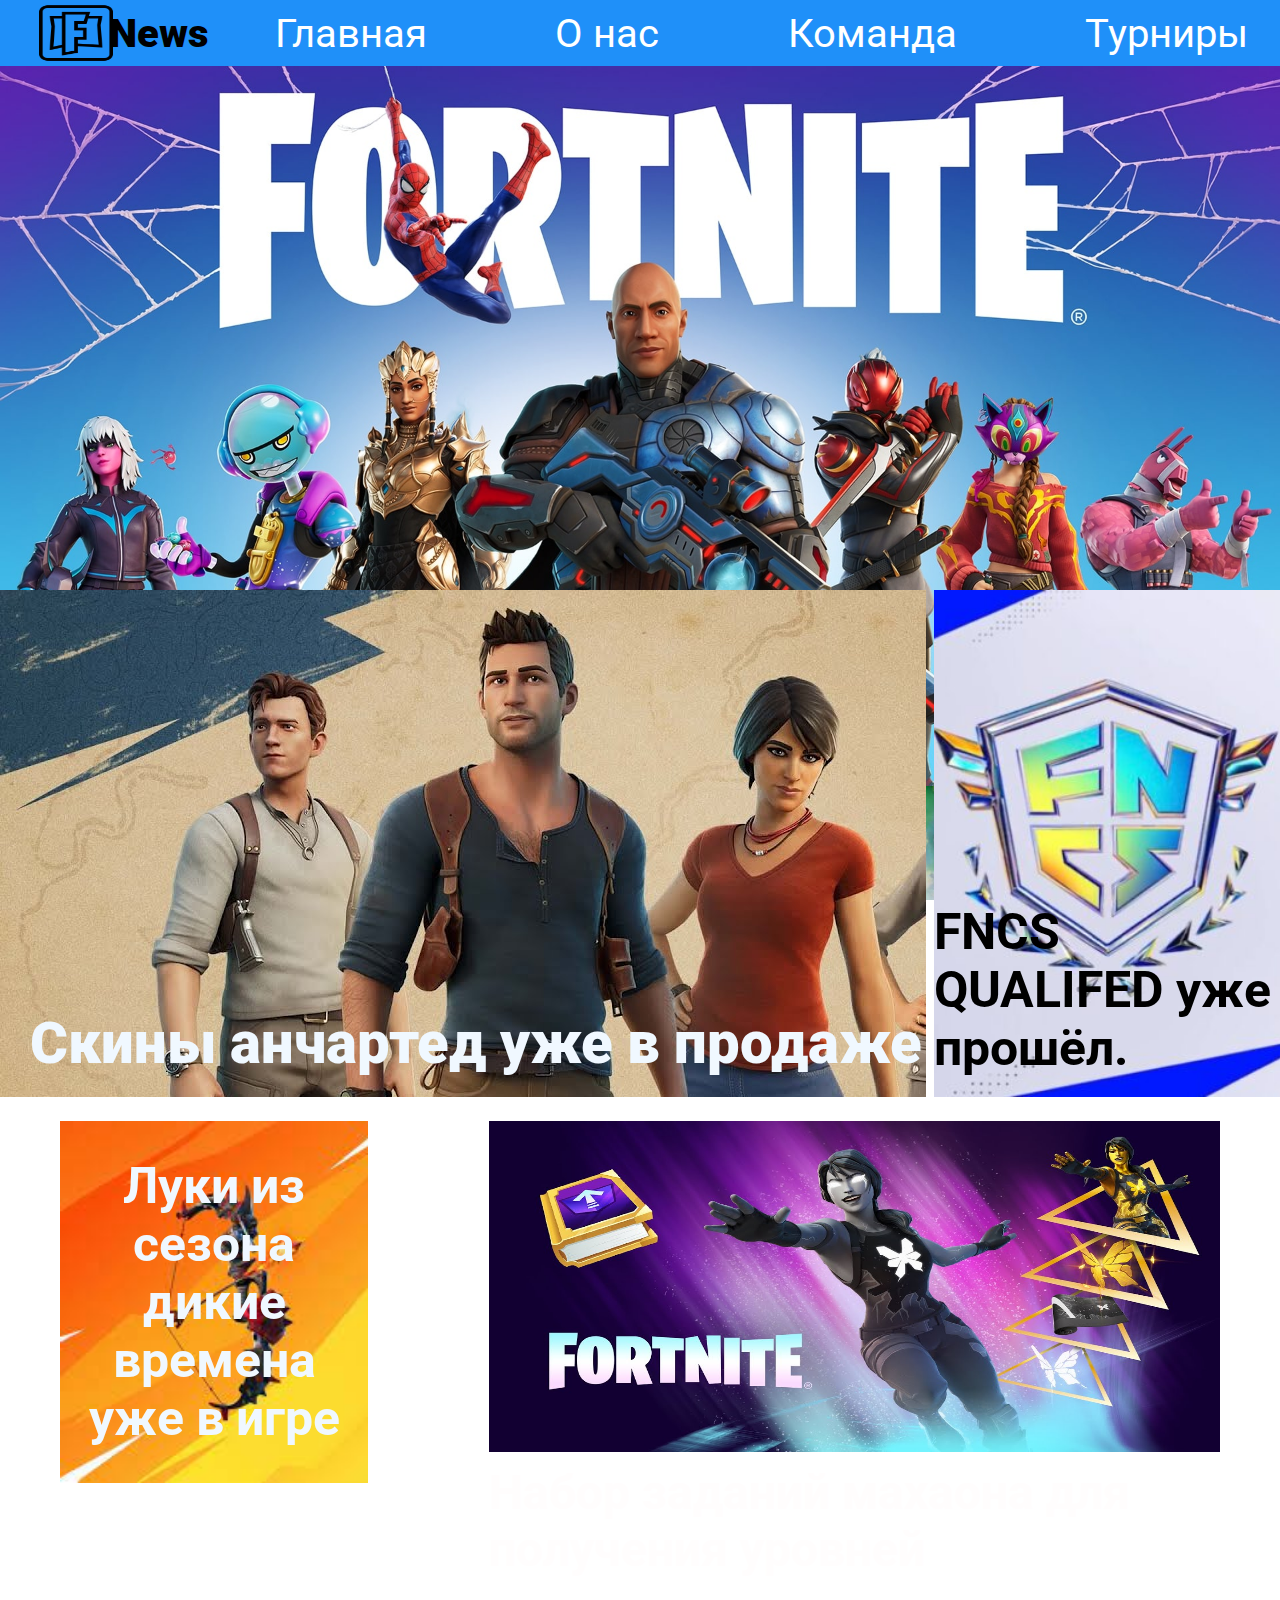
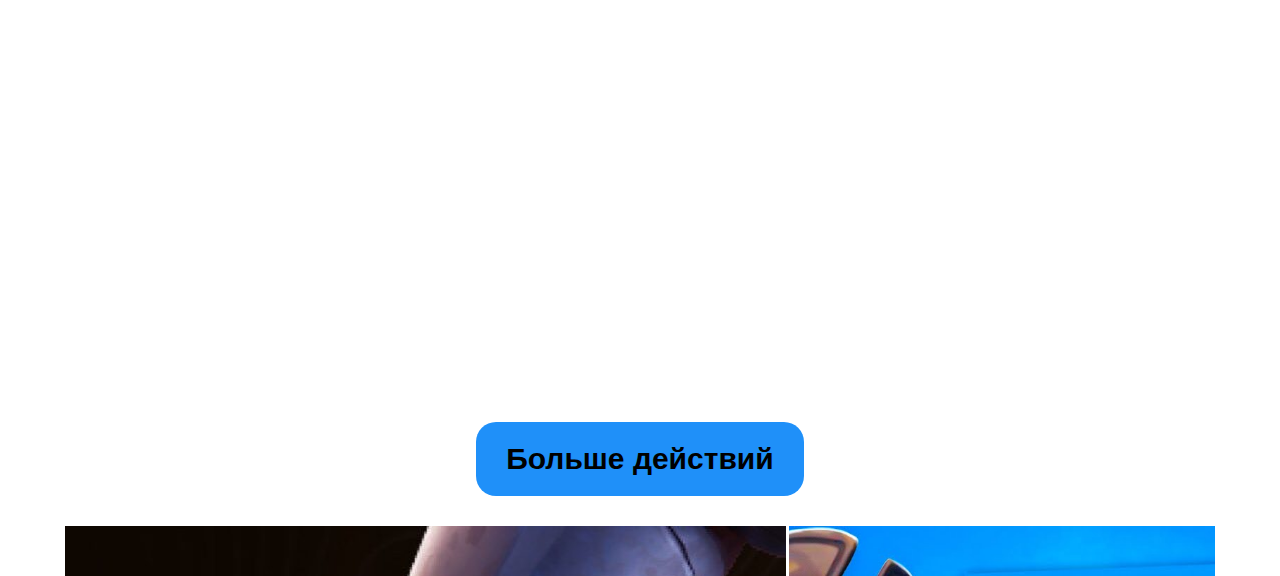
<file: index.html>
<!DOCTYPE html>
<html lang="en">
<head>
    <meta charset="UTF-8">
    <meta http-equiv="X-UA-Compatible" content="IE=edge">
    <meta name="viewport" content="width=device-width, initial-scale=1.0">
    <title>Fortnite news</title>
    <link href="style.css" rel="stylesheet">
    <link rel="preconnect" href="https://fonts.googleapis.com">
<link rel="preconnect" href="https://fonts.gstatic.com" crossorigin>
<link href="https://fonts.googleapis.com/css2?family=Roboto:wght@300&display=swap" rel="stylesheet">
</head>
<body>
 <header>
    <div class="header">
        <div class="logo"><img src="images/fortnite.png">
            <div>News</div>
    </div>
    <div id="menu" onclick="nav()">≡</div>
        <nav>
            <div class="menu"><a href="#">Главная</a></div>
            <div class="menu"><a href="About Us.html">О нас</a></div>
            <div class="menu"><a href="teams.html">Команда</a></div>
            <div class="menu"><a href="Championships.html">Турниры</a></div>
        </nav>
    </div>
 </header>
 <main>
     <div id="nav">
        <div class="page"><a href="#">Главная</a></div>
        <div class="page"><a href="About Us.html">О нас</a></div>
        <div class="page"><a href="teams.html">Команда</a></div>
        <div class="page"><a href="Championships.html">Турниры</a></div>      
     </div>
    <div class="container">
     <img src="images/Боевой-Пропуск-1-Сезона-3-Главы-фортнайт.jpg"> 
    </div>
    <div class="container2">
        <div class="picture1">Скины анчартед уже в продаже</div>
        <div class="picture2">FNCS QUALIFED уже прошёл.</div>
        <div class="pictures">
         <div class="picture3">Луки из сезона дикие времена уже в игре</div>
         <div class="picture4"><img src="images/махаон.jpg">Набор заданий махаона для получения уровней</div> 
        </div>  
        <div class="video"><iframe width="560" height="315" src="https://www.youtube.com/embed/bT3iT31YrEU" title="YouTube video player" frameborder="0" allow="accelerometer; autoplay; clipboard-write; encrypted-media; gyroscope; picture-in-picture" allowfullscreen></iframe></div>
    </div>
 </main>
 <div class="btns">
 <button class="link_btn"onclick="showtext()" id="show">Больше действий</button>
 <button class="link_btn"onclick="hidetext()" id="hide">Больше действий</button>
 </div>
 <footer id="footer">
  <div class="container3" id="text">
        <div class="picture5">2 сезон 3 главы уже наступил.</div>
        <div class="picture6">Стройка времена недоступна.</div>
        <div class="photos">
         <div class="picture7">Добавлены новые оружия!</div>
         <div class="picture8"><img src="images/доктор стренж.jpg">Колаборация с доктором Стренжом</div> 
        </div>  
    </div>
 </footer> 
 <script  src="actions.js"></script>
</body>
</html>
</file>
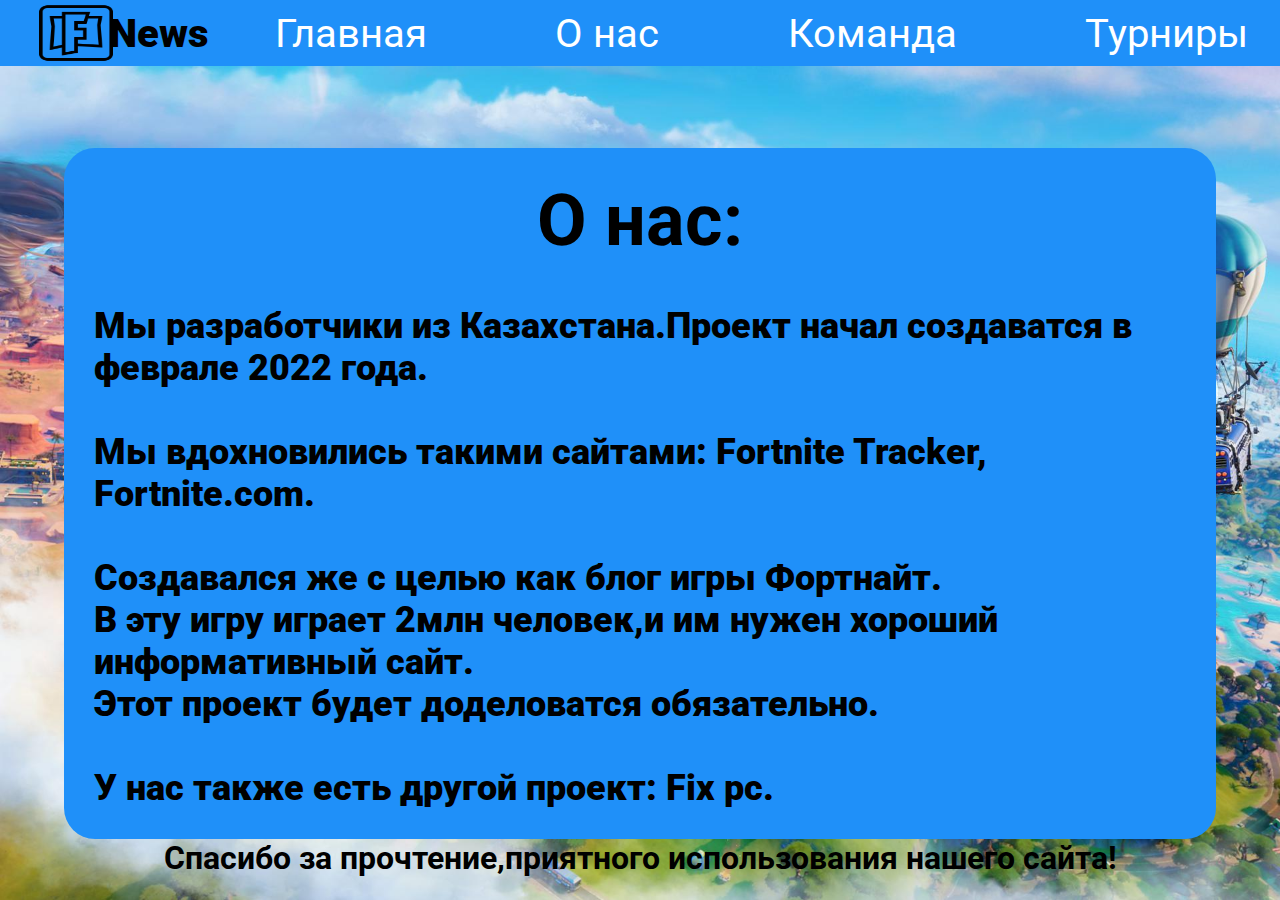
<file: About Us.html>
<!DOCTYPE html>
<html lang="en">
<head>
    <meta charset="UTF-8">
    <meta http-equiv="X-UA-Compatible" content="IE=edge">
    <meta name="viewport" content="width=device-width, initial-scale=1.0">
    <title>About Us</title>
    <link href="style.css" rel="stylesheet">
    <link rel="preconnect" href="https://fonts.googleapis.com">
<link rel="preconnect" href="https://fonts.gstatic.com" crossorigin>
<link href="https://fonts.googleapis.com/css2?family=Roboto:wght@300&display=swap" rel="stylesheet">
</head>
<body>
 <header>
    <div class="header">
        <div class="logo"><img src="images/fortnite.png">
            <div>News</div>
    </div>
    <div id="menu" onclick="nav()">≡</div>
        <nav>
            <div class="menu"><a href="index.html">Главная</a></div>
            <div class="menu"><a href="#">О нас</a></div>
            <div class="menu"><a href="teams.html">Команда</a></div>
            <div class="menu"><a href="Championships.html">Турниры</a></div>
        </nav>
    </div>
 </header> 
 <main>
    <div id="nav">
    <div class="page"><a href="index.html">Главная</a></div>
    <div class="page"><a href="#">О нас</a></div>
    <div class="page"><a href="teams.html">Команда</a></div>
    <div class="page"><a href="Championships.html">Турниры</a></div>      
 </div>
 <div class="container3">
   <div class="about">
       <h1>О нас:</h1>
       <br>
       Мы разработчики из Казахстана.Проект начал создаватся
        в феврале 2022 года.<br><br>Мы вдохновились такими сайтами: Fortnite
         Tracker, Fortnite.com.<br><br>
         Создавался же с целью как блог игры Фортнайт.
         <br>В эту игру играет 2млн человек,и им нужен хороший информативный сайт.
         <br>Этот проект будет доделоватся обязательно.
         <br><br>У нас также есть другой проект: Fix pc.</div>
         <div>
             <h1>Спасибо за прочтение,приятного использования нашего сайта!</h1>
         </div>
 </div>
 </main>  
 <script  src="actions.js"></script>
</body>
</html>
</file>
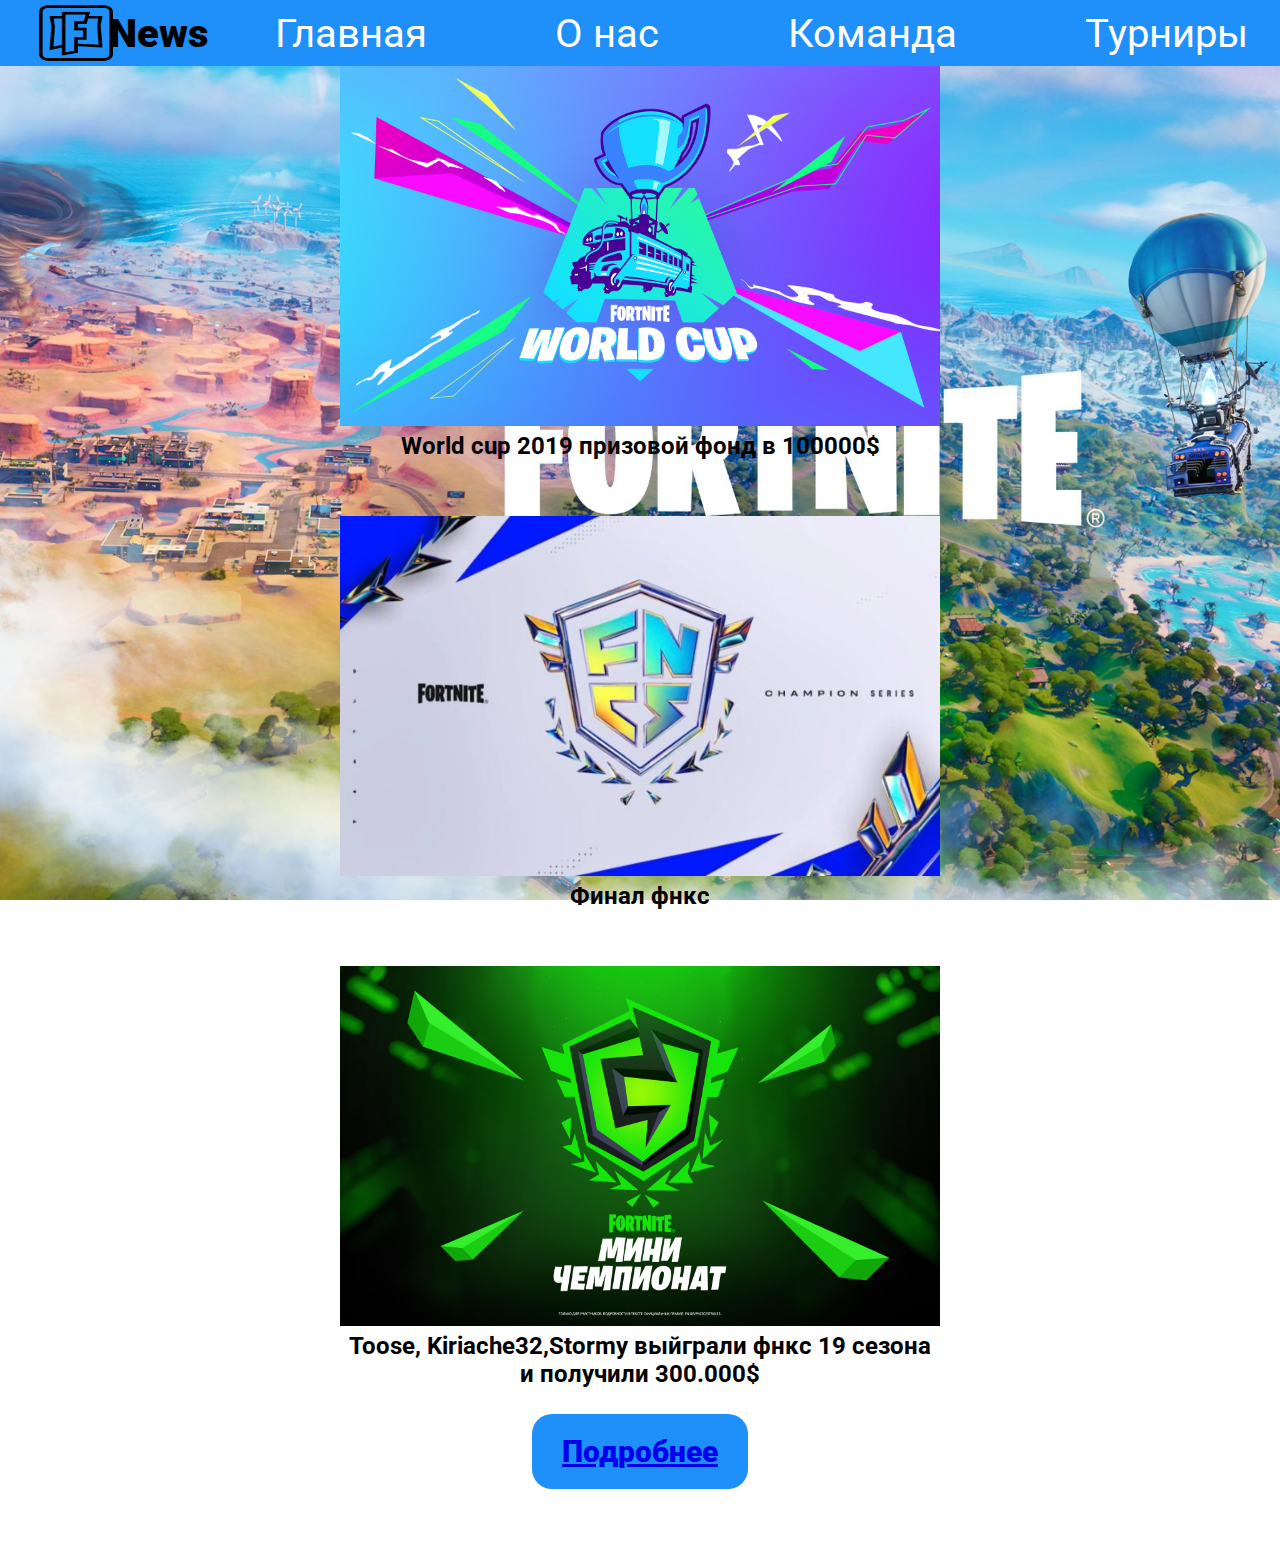
<file: Championships.html>
<!DOCTYPE html>
<html lang="en">
<head>
    <meta charset="UTF-8">
    <meta http-equiv="X-UA-Compatible" content="IE=edge">
    <meta name="viewport" content="width=device-width, initial-scale=1.0">
    <title>Tournaments</title>
    <link href="style.css" rel="stylesheet">
    <link rel="preconnect" href="https://fonts.googleapis.com">
<link rel="preconnect" href="https://fonts.gstatic.com" crossorigin>
<link href="https://fonts.googleapis.com/css2?family=Roboto:wght@300&display=swap" rel="stylesheet">
</head>
<body>
    <header>
        <div class="header">
            <div class="logo"><img src="images/fortnite.png">
                <div>News</div>
        </div>
        <div id="menu" onclick="nav()">≡</div>
            <nav>
                <div class="menu"><a href="index.html">Главная</a></div>
            <div class="menu"><a href="About Us.html">О нас</a></div>
            <div class="menu"><a href="teams.html">Команда</a></div>
            <div class="menu"><a href="#">Турниры</a></div>
            </nav>
        </div>
     </header>
     <main>
        <div id="nav">
        <div class="page"><a href="index.html">Главная</a></div>
        <div class="page"><a href="About Us.html">О нас</a></div>
        <div class="page"><a href="teams.html">Команда</a></div>
        <div class="page"><a href="#">Турниры</a></div>      
     </div>
         <div class="container3">
             <div class="champion">
                 <img src="images/world cup.jpg">
                 <p>World cup 2019 призовой фонд в 100000$</p>
                </div>
                <div class="champion">
                    <img src="images/фнкс.jpg">
                    <p>Финал фнкс</p>
                </div>
                <div class="champion">
                    <img src="images/фнкс 19 сезон.jpg">
                    <p>Toose, Kiriache32,Stormy выйграли фнкс 19 сезона и получили 300.000$</p>

                </div>
         </div>
        <div class="link"><div class="link_btn"><a href="#">Подробнее</a></div></div>
         <div class="container3" id="popap">
         <div class="champion">
             <img src="images/winter-royale-duos-.jpg">
             <p>Winter Royale парный турнир</p>
         </div>
         <div class="champion">
            <img src="images/champion series.jpg">
            <p>Chanpion series 9 сезона 2 главы</p>
        </div>
        <div class="champion">
            <img src="images/playstation cup.jpg">
            <p>Playstation cup только для игроков ps4 и ps5</p>
        </div>
         </div>
     </main>
     <footer>
     </footer>
     <script  src="actions.js"></script>   
</body>
</html>
</file>
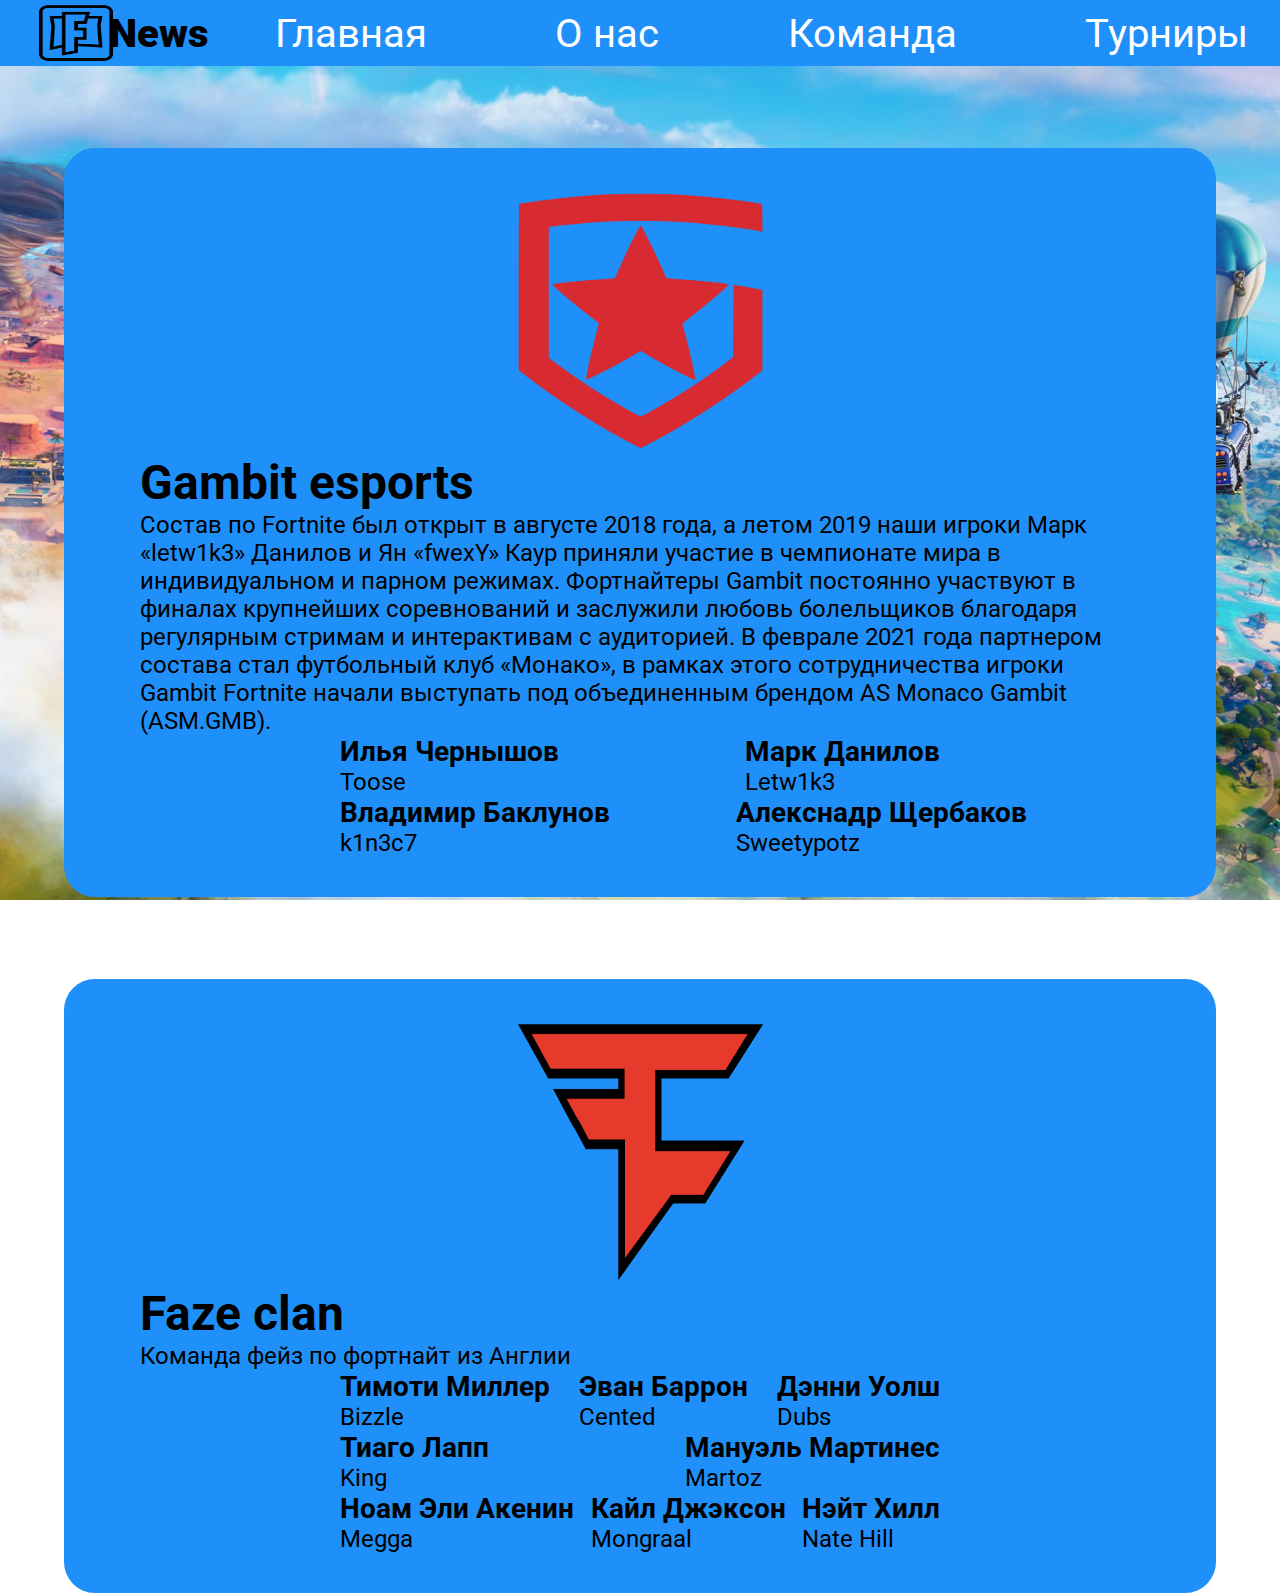
<file: teams.html>
<!DOCTYPE html>
<html lang="en">
<head>
    <meta charset="UTF-8">
    <meta http-equiv="X-UA-Compatible" content="IE=edge">
    <meta name="viewport" content="width=device-width, initial-scale=1.0">
    <title>Teams</title>
    <link href="style.css" rel="stylesheet">
    <link rel="preconnect" href="https://fonts.googleapis.com">
<link rel="preconnect" href="https://fonts.gstatic.com" crossorigin>
<link href="https://fonts.googleapis.com/css2?family=Roboto:wght@300&display=swap" rel="stylesheet">
</head>
<body>
    <header>
        <div class="header">
            <div class="logo"><img src="images/fortnite.png">
                <div>News</div>
        </div>
        <div id="menu" onclick="nav()">≡</div>
            <nav>
                <div class="menu"><a href="index.html">Главная</a></div>
                <div class="menu"><a href="About Us.html">О нас</a></div>
                <div class="menu"><a href="#">Команда</a></div>
                <div class="menu"><a href="Championships.html">Турниры</a></div>
            </nav>
        </div>
     </header>
     <main>
        <div id="nav">
        <div class="page"><a href="index.html">Главная</a></div>
        <div class="page"><a href="About Us.html">О нас</a></div>
        <div class="page"><a href="#">Команда</a></div>
        <div class="page"><a href="Championships.html">Турниры</a></div>      
     </div>
         <div class="container3">
             <div class="team">
                 <img src="images/Gambit_Esports_2020_logo.svg.png">
                 <div class="gambit">
                 <h1>Gambit esports</h1>
                 <p>Состав по Fortnite был открыт в августе 2018 года, а летом 2019 наши игроки Марк «letw1k3» Данилов и Ян «fwexY» Каур приняли участие в чемпионате мира в индивидуальном и парном режимах. Фортнайтеры Gambit постоянно участвуют в финалах крупнейших соревнований и заслужили любовь болельщиков благодаря регулярным стримам и интерактивам с аудиторией. В феврале 2021 года партнером состава стал футбольный клуб «Монако», в рамках этого сотрудничества игроки Gambit Fortnite начали выступать под объединенным брендом AS Monaco Gambit (ASM.GMB).</p>
                </div>
                <div class="roster">
                    <div>
                        <h3>Илья Чернышов</h3>
                        <p>Toose</p>
                    </div>
                    <div>
                        <h3>Марк Данилов</h3>
                        <p>Letw1k3</p>
                    </div>
                    <div>
                        <h3>Владимир Баклунов</h3>
                        <p>k1n3c7</p>
                    </div>
                    <div class="player">
                        <h3>Алекснадр Щербаков</h3>
                        <p>Sweetypotz</p>
                    </div>
                </div> 
             </div>
         </div>
         <div class="container3">
            <div class="team">
                <img src="images/faze clan.png">
                <div class="gambit">
                <h1>Faze clan</h1>
                <p>Команда фейз по фортнайт из Англии</p>
               </div>
               <div class="roster">
                   <div>
                       <h3>Тимоти Миллер</h3>
                       <p>Bizzle</p>
                   </div>
                   <div>
                       <h3>Эван Баррон</h3>
                       <p>Cented</p>
                   </div>
                   <div>
                       <h3>Дэнни Уолш</h3>
                       <p>Dubs</p>
                   </div>
                   <div>
                       <h3>Тиаго Лапп</h3>
                       <p>King</p>
                   </div>
                   <div>
                    <h3>Мануэль Мартинес</h3>
                    <p>Martoz</p>
                </div>
                <div>
                <h3>Ноам Эли Акенин</h3>
                <p>Megga</p>
                </div>
                <div>
                <h3>Кайл Джэксон</h3>
                <p>Mongraal</p>
               </div> 
               <div>
                <h3>Нэйт Хилл</h3>
                <p>Nate Hill</p>
            </div>
        </div>
     </main>  
     <script  src="actions.js"></script> 
</body>
</html>
</file>
<file: style.css>
*{
    padding: 0;
    margin: 0;
}
header{
    background-color: #1F90F9;
}
.header{
    width: 95%;
    margin: 0 auto;
    display: flex;
    justify-content: space-between;
    align-items: center;
}
nav{
    display: flex;
    justify-content: space-between;
    width: 80%;
}
.logo img{
 width: 88px;
 height: 66px;
}
.menu{
    color: aliceblue;
    font-size: 40px;
}
.menu a{
    text-decoration: none;
    color: #ffffff;
}
body{
    font-family: "Roboto";
    background-image: url("images/lobby.jpg");
    background-attachment: fixed;
    background-size: cover;
}
.logo{
    display: flex;
    align-items: center;
    justify-content: center;
    font-size: 40px; 
    font-weight: 900;  
}
.logo div{
    position: relative;
    right: 11px;
}
.container2{
    width: 90%;
    margin: 0 auto;
    display: flex;
    justify-content: space-between;
    flex-wrap: wrap;
    position: relative;
    bottom: 200px;
}
.picture1{
    width: 70%;
    height: 487px;
    background-image: url("images/maxresdefault.jpg");
    display: flex;
    align-items: flex-end;
    color:aliceblue;
    font-size: 58px;
    font-weight: 900;
    padding-bottom: 20px;
    padding-left: 30px;
}
.picture2{
    width: 27%;
    height: 487px;
    background-image: url("images/фнкс.jpg");
    background-position: center;
    background-size: cover;
    color: #000000;
    display: flex;
    align-items: flex-end;
    font-size: 50px;
    font-weight: bold;
    padding-bottom: 20px;
}
.picture3{
    width: 24%;
    height: 362px;
    background-image: url("images/лук.jfif");
    background-size: cover;
    text-align: center;
    font-size: 50px;
    font-weight: bold;
    display: flex;
    justify-content: center;
    align-items: center;
    color: aliceblue;
}
.picture4{
    width: 731px;
    height: 331px;
    font-size: 48px;
    font-weight: bold;
    color:#fffdfd;

}
.picture4 img{
    width: 100%;
    height: 100%;
}
.pictures{
    display: flex;
    justify-content: space-around;
    width: 100%;
    flex-wrap: wrap;
    margin-top: 24px;
}
.link_btn{
    margin: 0% auto;
    padding: 20px 30px;
    font-size: 30px;
    font-weight: 900;
    background-color: #1F90F9;
    transition: 0.3s;
    border: none;
    border-radius: 20px;
    margin-bottom: 30px;
}
.link{
    display: flex;
    justify-content: center;
    height: 100px;
    width: 100%;
    align-items: center;
}
.link_btn:hover{
    background-color: #190572;
    color:#ffffff;
}
.container3{
    width: 90%;
    margin: 0 auto;
    display: flex;
    justify-content: space-around;
    flex-wrap: wrap;
}
.champion{
    width: 600px;
    height: 450px;
    font-size: 24px;
    font-weight: bold;
    text-align: center;
}
.champion img{
    width: 100%;
    height: 80%;
}
#popap{
    display: none;
}
.team{
    background-color: #1F90F9;
    border-radius: 31px;
    font-size: 24px;
    display: flex;
    flex-wrap: wrap;
    justify-content: space-evenly;
    margin-top: 82px;
    padding: 40px 0px;
}
.team img{
    width: 255px;
    height: 266px;
}
.roster{
    display: flex;
  flex-wrap: wrap;  
  width: 600px;
  justify-content: space-between;
}
.player{
    position: relative;
    left: 87px;
}
.about{
    width: 100%;
    padding: 30px;
    border-radius: 31px;
    background-color: #1F90F9; 
    font-size: 36px; 
    font-weight: 900; 
    display: flex;
    justify-content: center;
    align-items: center;
    flex-direction: column;
    margin-top: 82px;
}
footer{
    height: 50px;
    overflow-y: hidden;
    transition: 0.5s;
}
#hide{
    display: none;
}
.btns{
    display: flex;
    flex-direction: column;
    justify-content: center;
}
.picture5{
    width: 60%;
    height: 487px;
    background-image: url("images/20\ сезон.jpg");
    display: flex;
    align-items: flex-end;
    color:aliceblue;
    font-size: 58px;
    font-weight: 900;
    padding-bottom: 20px;
    padding-left: 30px;
}
.picture6{
    width: 37%;
    height: 487px;
    background-image: url("images/без стройки.jpg");
    background-position: center;
    background-size: cover;
    color: #000000;
    display: flex;
    align-items: flex-end;
    font-size: 60px;
    font-weight: 1000;
    padding-bottom: 20px;

}
.picture7{
    width: 34%;
    height: 362px;
    background-image: url("images/Автоматический-дробовик-.jpg");
    background-size: cover;
    text-align: center;
    font-size: 50px;
    font-weight: bold;
    display: flex;
    justify-content: center;
    align-items: center;
    color: aliceblue;
}
.picture8{
    width: 700px;
    font-size: 48px;
    font-weight: bold;
    color:#ffffff;
}
.picture8 img{
    width: 100%;
    height: auto;
}
.photos{
    display: flex;
    justify-content: space-around;
    width: 100%;
    flex-wrap: wrap;
    margin-top: 24px;
}    
.container{
  width: 100%;
}
.container img{
  width: 100%;
}
.video{
    border-radius: 10px; 
    overflow: hidden;  
    margin-top: 20px;
}
#nav{
    overflow: hidden;
    max-height: 0px;
    transition: 0.5s;
}
.page{
    padding: 20px;
    background-color: #000000;
    font-size: 20px;
    border-bottom: 1px solid white;
    width: 100%;
}
.page a{
    color:#fffdfd;
    text-decoration: none;
    width: 100%;
}
#menu{
    display: none;
}
.gambit{
    width: 1000px;
}
@media  (max-width:1500px) {
   .container2{
       width: 100%;
   } 
}
@media (max-width:1200px) {
    .container2{
        flex-direction: column;
        flex-wrap: nowrap;
        align-items: center;
        position: static;
    }
    .picture1{
        width: 100%;
        padding-left: 0px;
        margin: 0% auto;
    }
    nav{
        display: none;
    }
    .header{
        justify-content: space-between;

    }
    body{
        background-size:  auto;
    }
    .picture2{
        width: 100%;
    }
    .pictures{
        flex-wrap: nowrap;
        flex-direction: column;
        align-items: center;
    }
    .picture3{
        width: 80%;
    }
    .picture4{
        width: 90%;
    }
    .picture6{
        width: 100%;
        margin-top: 20px;
    }
    .video{
    display: none;    
    }
    .picture5{
        width: 100%;
    }
    #menu{
        display: block;
        font-size: 70px;
    }
   .gambit{
       width: 100%;
       padding: 0 20px;
   } 
   .roster{
       flex-wrap: nowrap;
       flex-direction: column;
       align-items: center;
       text-align: center;
       width: 100%;
   }
   .player{
       position: static;
   }
   .about{
       font-size: 20px;
       height: auto;
       padding: 0px 20px 20px;
   }
}
</file>
